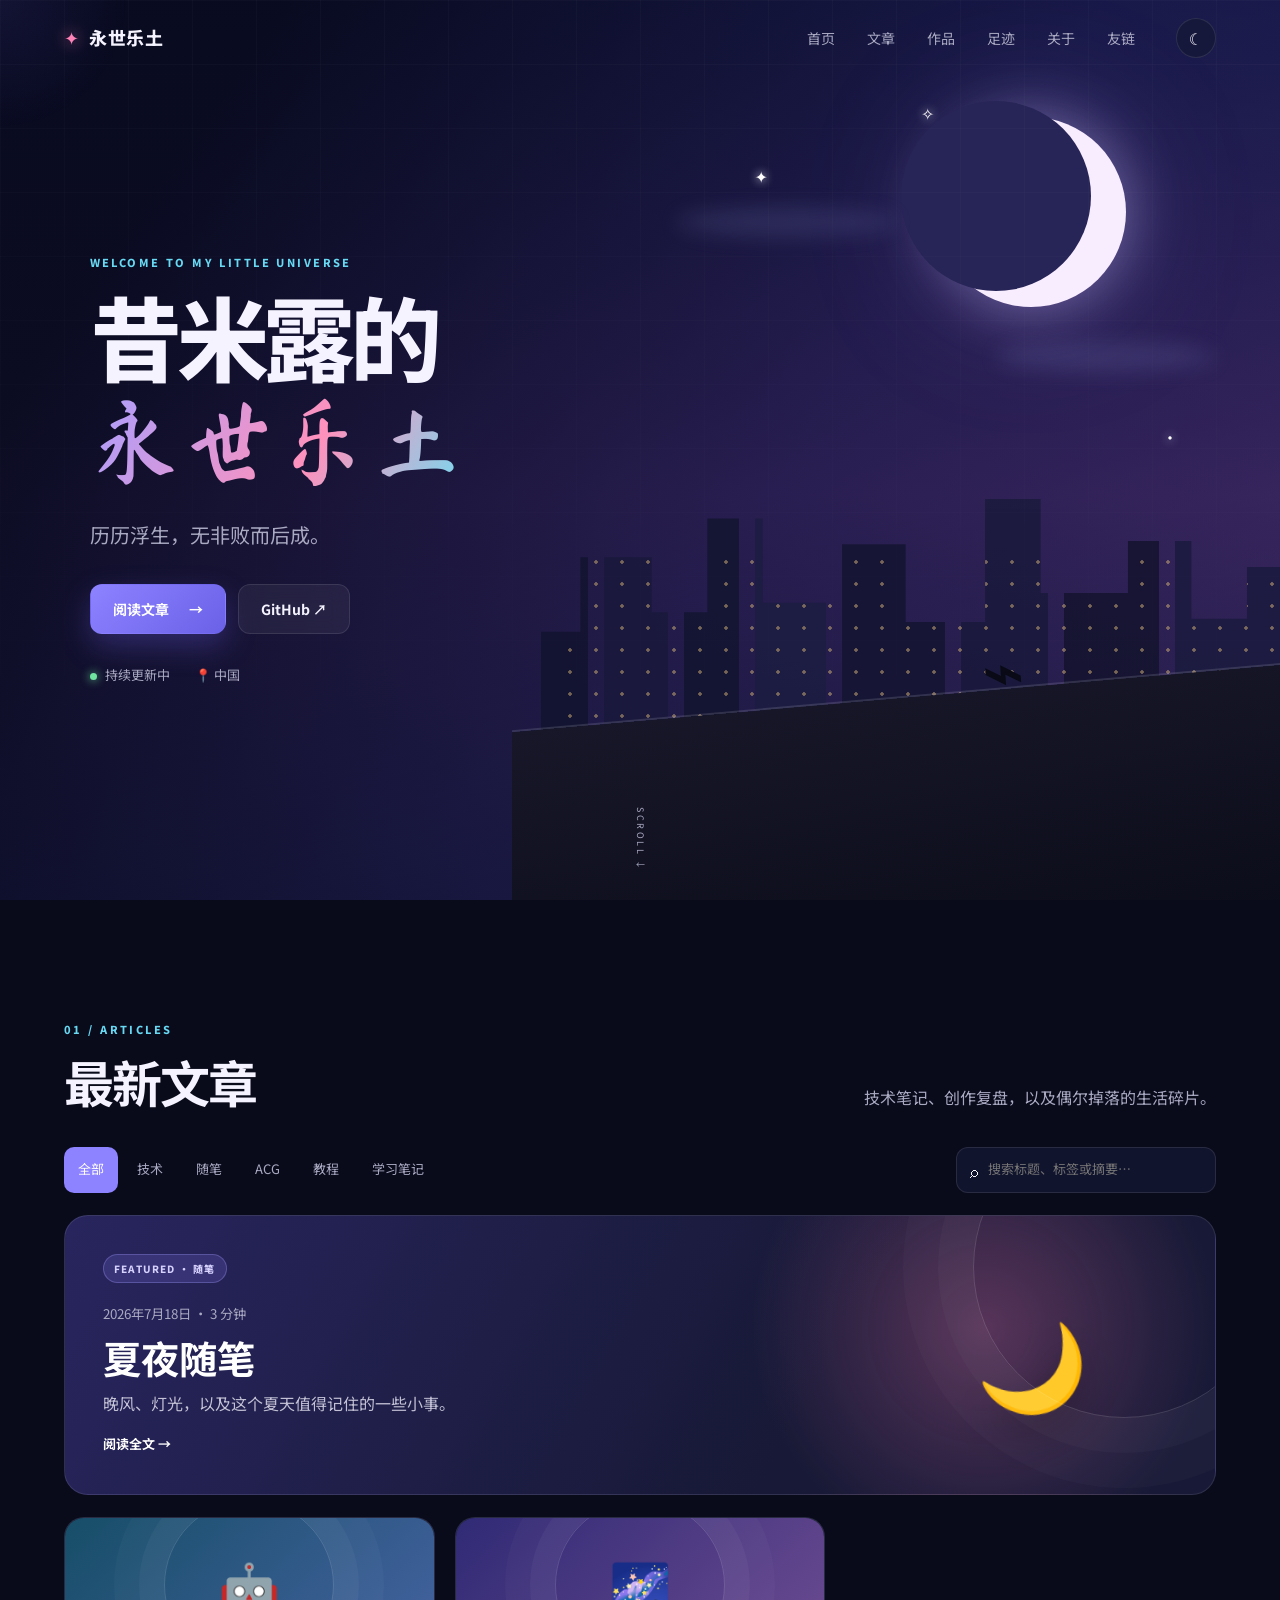
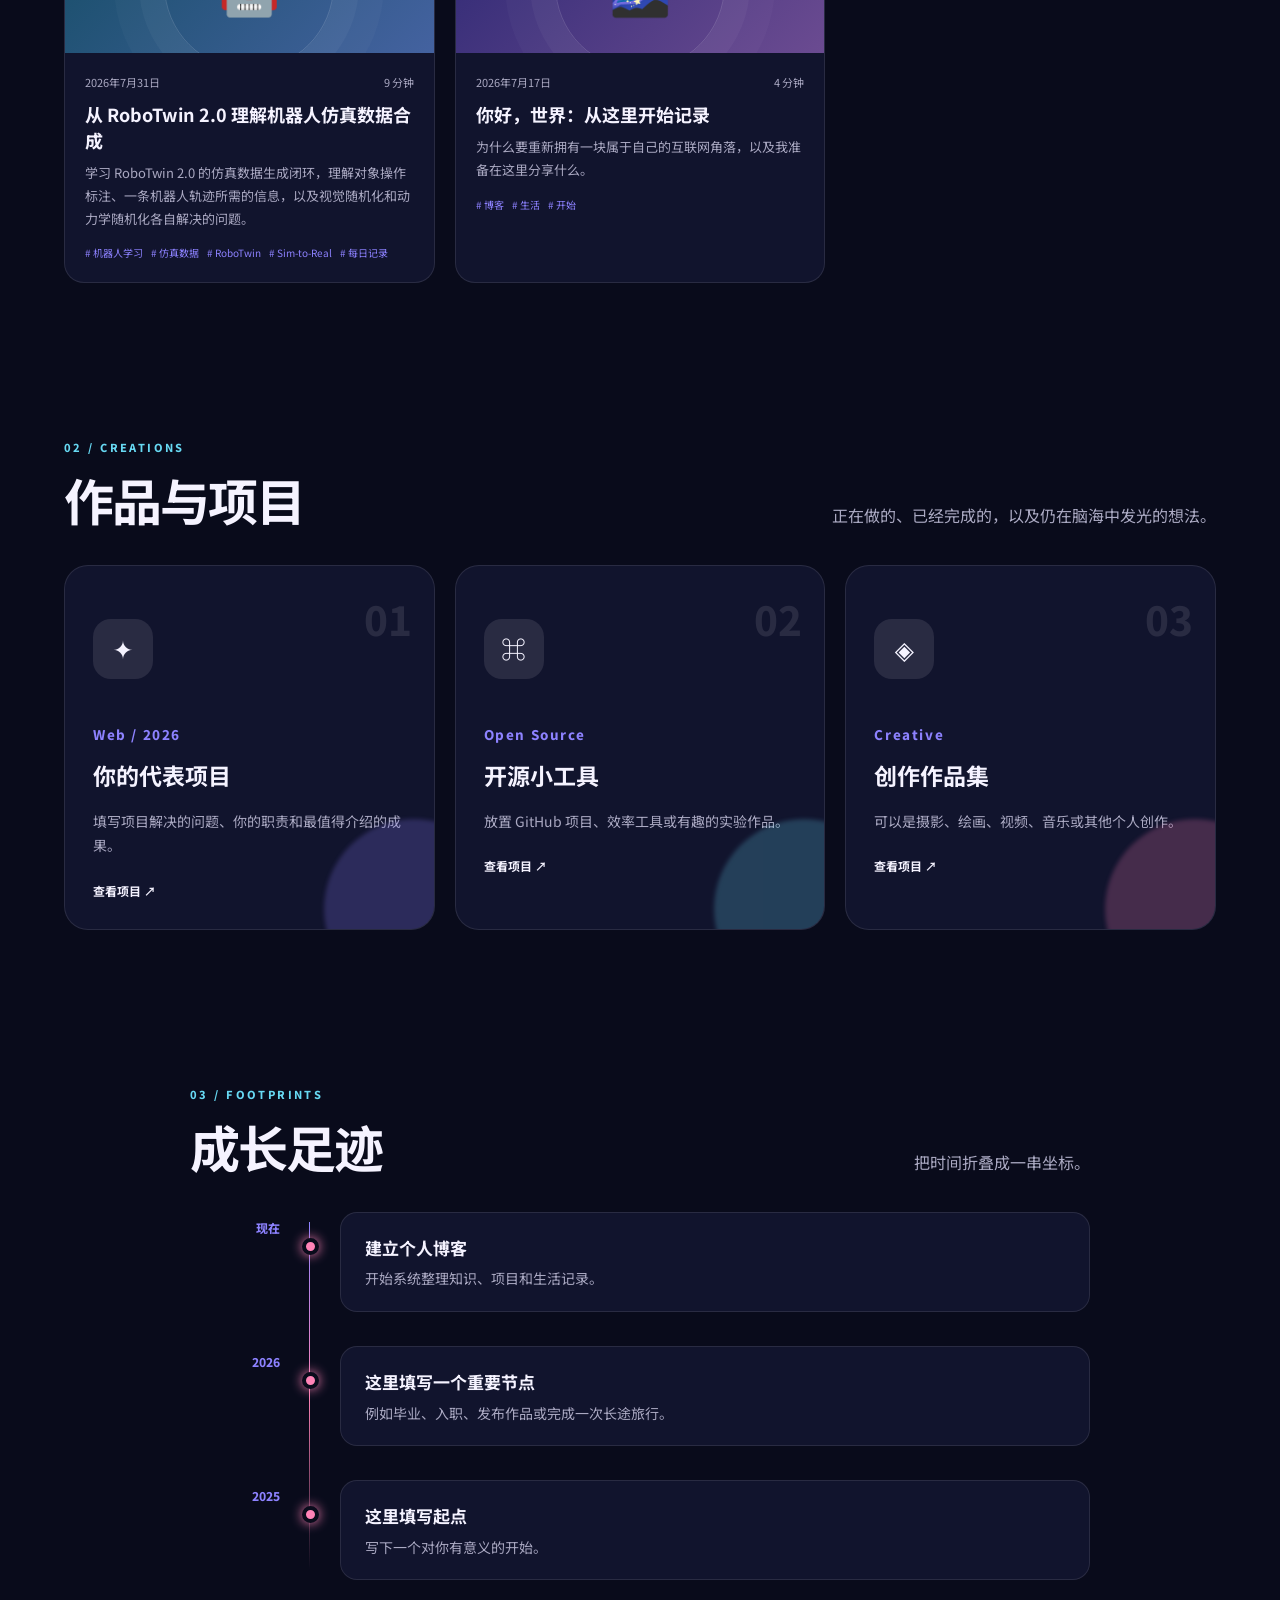
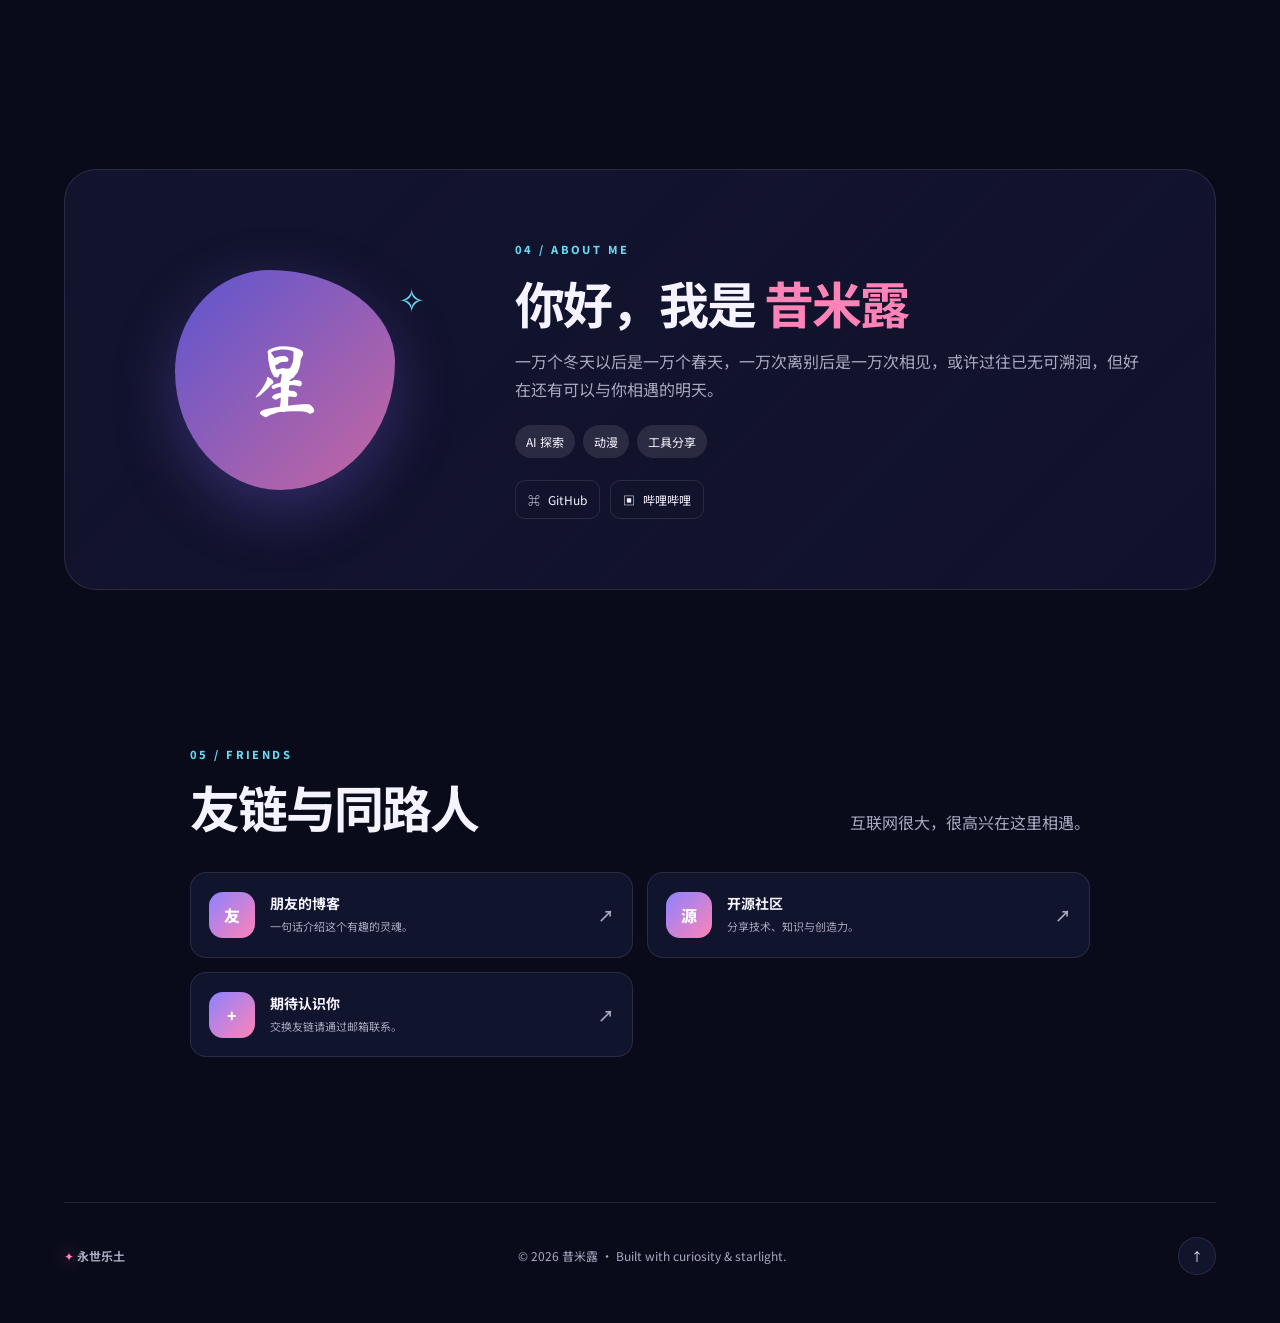
<file: index.html>
<!doctype html>
<html lang="zh-CN">
<head>
  <meta charset="UTF-8" />
  <meta name="viewport" content="width=device-width, initial-scale=1.0" />
  <meta name="description" content="一个记录技术、创作与生活的二次元风格个人博客。" />
  <meta name="theme-color" content="#7772ff" />
  <title>永世乐土 · 昔米露</title>
  <link rel="preconnect" href="https://fonts.googleapis.com">
  <link rel="preconnect" href="https://fonts.gstatic.com" crossorigin>
  <link href="https://fonts.googleapis.com/css2?family=Ma+Shan+Zheng&family=Noto+Sans+SC:wght@400;500;600;700;800&display=swap" rel="stylesheet">
  <link rel="stylesheet" href="styles.css?v=e1bccfb6b51f" />
</head>
<body>
  <div class="cursor-glow" aria-hidden="true"></div>
  <header class="site-header">
    <a class="brand" href="#home" aria-label="返回首页">
      <span class="brand-mark">✦</span>
      <span data-site-name>永世乐土</span>
    </a>
    <button class="nav-toggle" aria-label="展开导航" aria-expanded="false">☰</button>
    <nav class="nav-links" aria-label="主要导航">
      <a href="#home">首页</a>
      <a href="#posts">文章</a>
      <a href="#projects">作品</a>
      <a href="#timeline">足迹</a>
      <a href="#about">关于</a>
      <a href="#friends">友链</a>
    </nav>
    <button class="icon-button theme-toggle" aria-label="切换明暗主题" title="切换主题">☾</button>
  </header>

  <main id="app">
    <section id="home" class="hero section-shell">
      <div class="sky-art" aria-hidden="true">
        <span class="moon"></span>
        <span class="cloud cloud-a"></span><span class="cloud cloud-b"></span>
        <span class="star s1">✦</span><span class="star s2">·</span><span class="star s3">✧</span>
        <span class="city"></span><span class="roof"></span><span class="cat">⌁</span>
        <div class="petals"></div>
      </div>
      <div class="hero-content reveal">
        <p class="eyebrow" data-hero-eyebrow>WELCOME TO MY LITTLE UNIVERSE</p>
        <h1><span data-owner>昔米露</span>的<br><em data-site-name>永世乐土</em></h1>
        <p class="hero-description" data-description>在代码与晚风之间，收藏灵感、技术和生活里的闪光碎片。</p>
        <div class="hero-actions">
          <a class="button primary" href="#posts">阅读文章 <span>→</span></a>
          <a class="button ghost" data-github-link href="https://github.com/yourname" target="_blank" rel="noreferrer">GitHub ↗</a>
        </div>
        <div class="hero-meta">
          <span><i class="status-dot"></i> <span data-status>持续更新中</span></span>
          <span>📍 <span data-location>中国</span></span>
        </div>
      </div>
      <div class="scroll-hint">SCROLL <span>↓</span></div>
    </section>

    <section id="posts" class="section-shell content-section">
      <div class="section-heading reveal">
        <div><p class="section-kicker">01 / ARTICLES</p><h2>最新文章</h2></div>
        <p>技术笔记、创作复盘，以及偶尔掉落的生活碎片。</p>
      </div>
      <div class="post-toolbar reveal">
        <div class="filter-tabs" id="post-filters"></div>
        <label class="search-box"><span>⌕</span><input id="post-search" type="search" placeholder="搜索标题、标签或摘要…" /></label>
      </div>
      <div class="featured-post reveal" id="featured-post"></div>
      <div class="post-grid" id="post-grid"></div>
      <p class="empty-state" id="empty-posts" hidden>没有找到匹配的文章，换个关键词试试吧。</p>
    </section>

    <section id="projects" class="section-shell content-section">
      <div class="section-heading reveal">
        <div><p class="section-kicker">02 / CREATIONS</p><h2>作品与项目</h2></div>
        <p>正在做的、已经完成的，以及仍在脑海中发光的想法。</p>
      </div>
      <div class="project-grid" id="project-grid"></div>
    </section>

    <section id="timeline" class="section-shell content-section narrow-section">
      <div class="section-heading reveal">
        <div><p class="section-kicker">03 / FOOTPRINTS</p><h2>成长足迹</h2></div>
        <p>把时间折叠成一串坐标。</p>
      </div>
      <div class="timeline" id="timeline-list"></div>
    </section>

    <section id="about" class="section-shell content-section">
      <div class="about-card reveal">
        <div class="avatar-wrap"><div class="avatar" data-avatar>✦</div><span class="orbit">✧</span></div>
        <div class="about-copy">
          <p class="section-kicker">04 / ABOUT ME</p>
          <h2>你好，我是 <span data-owner>你的名字</span></h2>
          <p data-about>这里填写一段 80～150 字的自我介绍：你是谁、在做什么、喜欢什么，以及建立这个博客的原因。</p>
          <div class="skill-list" id="skill-list"></div>
          <div class="social-links" id="social-links"></div>
        </div>
      </div>
    </section>

    <section id="friends" class="section-shell content-section narrow-section">
      <div class="section-heading reveal">
        <div><p class="section-kicker">05 / FRIENDS</p><h2>友链与同路人</h2></div>
        <p>互联网很大，很高兴在这里相遇。</p>
      </div>
      <div class="friend-grid" id="friend-grid"></div>
    </section>
  </main>

  <footer>
    <div><span class="brand-mark">✦</span> <strong data-site-name>永世乐土</strong></div>
    <p>© <span id="year"></span> <span data-owner>你的名字</span> · Built with curiosity & starlight.</p>
    <button class="back-top" aria-label="返回顶部">↑</button>
  </footer>

  <dialog id="post-dialog" class="post-dialog">
    <button class="dialog-close" aria-label="关闭文章">×</button>
    <article id="post-content"></article>
  </dialog>
  <script src="content/site.js?v=e1bccfb6b51f"></script>
  <script src="generated/posts.js?v=e1bccfb6b51f"></script>
  <script src="app.js?v=e1bccfb6b51f"></script>
</body>
</html>
</file>
<file: styles.css>
:root{--bg:#090b1b;--bg2:#10132a;--surface:rgba(22,24,53,.72);--surface-solid:#171936;--text:#f5f3ff;--muted:#aaa9c2;--line:rgba(255,255,255,.1);--purple:#8d82ff;--pink:#ff83b7;--cyan:#67d9f3;--shadow:0 24px 80px rgba(0,0,0,.3);--radius:24px;color-scheme:dark;scroll-behavior:smooth}
:root[data-theme=light]{--bg:#f8f7ff;--bg2:#f0effb;--surface:rgba(255,255,255,.76);--surface-solid:#fff;--text:#25233b;--muted:#706e86;--line:rgba(50,45,90,.11);--shadow:0 24px 70px rgba(72,62,140,.14);color-scheme:light}
*{box-sizing:border-box}body{margin:0;background:var(--bg);color:var(--text);font-family:"Noto Sans SC",system-ui,sans-serif;line-height:1.75;overflow-x:hidden}body:before{content:"";position:fixed;inset:0;pointer-events:none;background:radial-gradient(circle at 15% 20%,rgba(113,93,255,.12),transparent 28%),radial-gradient(circle at 85% 80%,rgba(255,105,174,.08),transparent 25%);z-index:-1}a{color:inherit;text-decoration:none}button,input{font:inherit}.cursor-glow{position:fixed;width:280px;height:280px;background:radial-gradient(circle,rgba(125,105,255,.09),transparent 65%);transform:translate(-50%,-50%);pointer-events:none;z-index:99}
.site-header{position:fixed;z-index:100;top:0;left:0;right:0;height:76px;padding:0 max(5vw,24px);display:flex;align-items:center;gap:28px;transition:.3s}.site-header.scrolled{height:64px;background:rgba(9,11,27,.78);backdrop-filter:blur(18px);border-bottom:1px solid var(--line)}[data-theme=light] .site-header.scrolled{background:rgba(248,247,255,.8)}.brand{display:flex;align-items:center;gap:9px;font-weight:800;font-size:18px;letter-spacing:.04em}.brand-mark{color:var(--pink);filter:drop-shadow(0 0 8px var(--pink))}.nav-links{display:flex;gap:6px;margin-left:auto}.nav-links a{padding:8px 13px;color:var(--muted);font-size:14px;border-radius:10px;transition:.25s}.nav-links a:hover{color:var(--text);background:var(--line)}.icon-button,.nav-toggle{border:1px solid var(--line);color:var(--text);background:var(--surface);width:40px;height:40px;border-radius:50%;cursor:pointer}.nav-toggle{display:none}
.section-shell{width:min(1180px,90vw);margin:auto}.hero{width:100%;max-width:none;min-height:100vh;position:relative;display:flex;align-items:center;padding:130px max(7vw,32px) 90px;overflow:hidden;background:linear-gradient(125deg,rgba(8,10,30,.95) 15%,rgba(25,24,70,.72) 58%,rgba(38,33,91,.42)),linear-gradient(180deg,#171c51 0%,#502d6b 55%,#13152d 100%)}[data-theme=light] .hero{background:linear-gradient(125deg,rgba(247,245,255,.96) 10%,rgba(225,220,255,.8) 55%,rgba(255,219,236,.65)),linear-gradient(180deg,#aebcf1,#efb9db)}.hero:after{content:"";position:absolute;inset:0;background-image:linear-gradient(rgba(255,255,255,.025) 1px,transparent 1px),linear-gradient(90deg,rgba(255,255,255,.025) 1px,transparent 1px);background-size:64px 64px;mask-image:linear-gradient(to bottom,black,transparent)}.hero-content{position:relative;z-index:4;width:min(660px,100%)}.eyebrow,.section-kicker{font-size:11px;font-weight:800;letter-spacing:.22em;color:var(--cyan);margin:0 0 14px}.hero h1{font-size:clamp(48px,7.2vw,96px);line-height:1.08;margin:0;font-weight:800;letter-spacing:-.055em}.hero h1 em{font-family:"Ma Shan Zheng",cursive;font-weight:400;font-style:normal;background:linear-gradient(120deg,#a99fff,#ff91bc 60%,#77d9ef);-webkit-background-clip:text;color:transparent;letter-spacing:.02em}.hero-description{font-size:clamp(16px,2vw,20px);color:var(--muted);max-width:560px;margin:26px 0 32px}.hero-actions{display:flex;gap:12px;flex-wrap:wrap}.button{display:inline-flex;align-items:center;gap:20px;padding:12px 22px;border-radius:12px;font-weight:700;font-size:14px;border:1px solid var(--line);transition:.25s}.button:hover{transform:translateY(-3px)}.button.primary{background:linear-gradient(135deg,var(--purple),#6a61e8);border-color:transparent;box-shadow:0 12px 30px rgba(112,96,235,.3);color:#fff}.button.ghost{background:rgba(255,255,255,.06);backdrop-filter:blur(10px)}.hero-meta{display:flex;gap:25px;margin-top:30px;color:var(--muted);font-size:13px}.status-dot{display:inline-block;width:7px;height:7px;background:#70e5a0;border-radius:50%;box-shadow:0 0 10px #70e5a0;margin-right:5px}.scroll-hint{position:absolute;z-index:4;bottom:28px;left:50%;transform:translateX(-50%);font-size:9px;letter-spacing:.28em;color:var(--muted);writing-mode:vertical-rl}.scroll-hint span{animation:bob 1.5s infinite}.sky-art{position:absolute;inset:0;overflow:hidden}.moon{position:absolute;width:190px;height:190px;border-radius:50%;right:12%;top:13%;background:#f8edff;box-shadow:0 0 60px rgba(206,194,255,.45),0 0 140px rgba(175,143,255,.22)}.moon:after{content:"";position:absolute;width:190px;height:190px;border-radius:50%;left:-35px;top:-16px;background:#272457}[data-theme=light] .moon:after{background:#c4c7ed}.cloud{position:absolute;width:220px;height:30px;border-radius:50%;background:rgba(175,178,255,.12);filter:blur(10px)}.cloud-a{right:5%;top:38%}.cloud-b{right:30%;top:23%}.star{position:absolute;color:#fff;text-shadow:0 0 10px #fff}.s1{right:40%;top:18%}.s2{right:8%;top:47%}.s3{right:27%;top:11%}.city{position:absolute;right:-3%;bottom:10%;width:62%;height:36%;opacity:.75;background:linear-gradient(90deg,transparent 2%,#11132c 2% 8%,transparent 8% 10%,#18193a 10% 18%,transparent 18% 20%,#11132c 20% 27%,transparent 27% 29%,#1b1c40 29% 38%,transparent 38% 40%,#12132e 40% 53%,transparent 53% 55%,#171938 55% 66%,transparent 66% 68%,#101229 68% 80%,transparent 80% 82%,#181a3b 82% 96%);clip-path:polygon(0 45%,7% 45%,7% 22%,16% 22%,16% 39%,23% 39%,23% 10%,30% 10%,30% 36%,39% 36%,39% 18%,48% 18%,48% 42%,58% 42%,58% 4%,65% 4%,65% 33%,76% 33%,76% 17%,84% 17%,84% 41%,91% 41%,91% 25%,100% 25%,100% 100%,0 100%)}.city:after{content:"";position:absolute;inset:20% 4% 8%;background-image:radial-gradient(circle,#ffd881 1.5px,transparent 2px);background-size:26px 22px;opacity:.55}.roof{position:absolute;right:-10%;bottom:-12%;width:70%;height:35%;background:linear-gradient(175deg,#171729,#090a16);transform:skewY(-5deg);box-shadow:0 -2px 0 rgba(255,255,255,.12)}.cat{position:absolute;z-index:2;right:20%;bottom:19%;font-size:72px;color:#090a16;transform:rotate(-4deg)}.petals i{position:absolute;top:-15px;left:var(--x);width:var(--size);height:calc(var(--size)*.65);border-radius:80% 15% 80% 15%;background:#ff9fc4;opacity:.75;animation:fall var(--d) var(--delay) linear infinite}
.content-section{padding-top:120px;padding-bottom:35px}.section-heading{display:flex;align-items:end;justify-content:space-between;gap:30px;margin-bottom:36px}.section-heading h2,.about-copy h2{font-size:clamp(32px,4vw,50px);line-height:1.15;margin:0;letter-spacing:-.04em}.section-heading>p{color:var(--muted);max-width:400px;margin:0}.post-toolbar{display:flex;justify-content:space-between;gap:20px;margin-bottom:22px}.filter-tabs{display:flex;gap:5px;flex-wrap:wrap}.filter-button{border:0;border-radius:10px;padding:8px 14px;background:transparent;color:var(--muted);cursor:pointer;font-size:13px}.filter-button.active{color:#fff;background:var(--purple)}.search-box{display:flex;align-items:center;gap:8px;border:1px solid var(--line);border-radius:12px;padding:8px 13px;background:var(--surface);min-width:260px}.search-box input{border:0;outline:0;background:transparent;color:var(--text);width:100%;font-size:13px}.featured-post{margin-bottom:22px}.featured-link{position:relative;width:100%;min-height:280px;text-align:left;border:1px solid var(--line);border-radius:var(--radius);padding:38px;overflow:hidden;color:#fff;cursor:pointer;background:radial-gradient(circle at 80% 40%,rgba(255,122,180,.28),transparent 25%),linear-gradient(120deg,#28255e,#171936 65%);display:flex;flex-direction:column;align-items:flex-start;justify-content:space-between}.featured-link:after{content:"";position:absolute;width:300px;height:300px;border:1px solid rgba(255,255,255,.15);border-radius:50%;right:-60px;top:-100px;box-shadow:0 0 0 35px rgba(255,255,255,.025),0 0 0 70px rgba(255,255,255,.018)}.featured-label{display:inline-block;color:#d7d2ff;background:rgba(141,130,255,.18);border:1px solid rgba(170,160,255,.3);border-radius:99px;padding:5px 10px;font-size:10px;font-weight:800;letter-spacing:.12em}.featured-emoji{position:absolute;right:11%;top:24%;font-size:88px;filter:drop-shadow(0 18px 20px rgba(0,0,0,.3));transform:rotate(6deg)}.featured-copy{display:flex;flex-direction:column;max-width:650px;z-index:1}.featured-copy small{color:#aaa9c2}.featured-copy strong{font-size:clamp(25px,3vw,40px);line-height:1.25;margin:8px 0}.featured-copy em{font-style:normal;color:#c3c1d5}.featured-copy b{font-size:13px;margin-top:16px}.post-grid{display:grid;grid-template-columns:repeat(3,1fr);gap:20px}.post-card{position:relative;background:var(--surface);border:1px solid var(--line);border-radius:20px;overflow:hidden;transition:.3s}.post-card:hover{transform:translateY(-6px);box-shadow:var(--shadow);border-color:rgba(141,130,255,.3)}.card-link{position:absolute;inset:0;z-index:3;border:0;background:transparent;cursor:pointer}.post-visual{height:135px;display:grid;place-items:center;position:relative;overflow:hidden}.post-visual.violet{background:linear-gradient(135deg,#302a75,#6b4b91)}.post-visual.cyan{background:linear-gradient(135deg,#174e68,#4462a0)}.post-visual.pink{background:linear-gradient(135deg,#713454,#a95080)}.post-visual.amber{background:linear-gradient(135deg,#735134,#a76a55)}.post-visual span{font-size:50px;z-index:1}.post-visual i{position:absolute;width:170px;height:170px;border:1px solid rgba(255,255,255,.15);border-radius:50%;box-shadow:0 0 0 25px rgba(255,255,255,.035),0 0 0 50px rgba(255,255,255,.025)}.post-card-body{padding:20px}.post-meta{display:flex;justify-content:space-between;color:var(--muted);font-size:11px}.post-card h3{font-size:18px;line-height:1.45;margin:9px 0}.post-card p{color:var(--muted);font-size:13px;margin:0 0 14px}.tag-row{display:flex;gap:8px;flex-wrap:wrap}.tag-row span{font-size:10px;color:var(--purple)}.empty-state{text-align:center;color:var(--muted);padding:50px}
.project-grid{display:grid;grid-template-columns:repeat(3,1fr);gap:20px}.project-card{position:relative;min-height:330px;border:1px solid var(--line);border-radius:var(--radius);padding:28px;background:var(--surface);overflow:hidden;transition:.3s}.project-card:hover{transform:translateY(-6px);box-shadow:var(--shadow)}.project-card:after{content:"";position:absolute;width:180px;height:180px;border-radius:50%;right:-70px;bottom:-70px;filter:blur(2px);opacity:.22}.project-card.purple:after{background:var(--purple)}.project-card.blue:after{background:var(--cyan)}.project-card.pink:after{background:var(--pink)}.project-number{position:absolute;right:22px;top:18px;color:var(--line);font-size:40px;font-weight:800}.project-icon{margin:25px 0 40px;width:60px;height:60px;border-radius:18px;display:grid;place-items:center;background:var(--line);font-size:25px}.project-card small{color:var(--purple);font-weight:800;letter-spacing:.12em}.project-card h3{font-size:23px;margin:8px 0}.project-card p{color:var(--muted);font-size:14px}.project-card b{display:block;margin-top:22px;font-size:12px}.narrow-section{width:min(900px,90vw)}.timeline{position:relative}.timeline:before{content:"";position:absolute;left:119px;top:10px;bottom:10px;width:1px;background:linear-gradient(var(--purple),var(--pink),transparent)}.timeline-item{display:grid;grid-template-columns:90px 1fr;gap:60px;margin-bottom:34px}.timeline-item time{text-align:right;color:var(--purple);font-weight:800;font-size:12px;padding-top:5px}.timeline-item div{position:relative;border:1px solid var(--line);background:var(--surface);border-radius:17px;padding:20px 24px}.timeline-item div:before{content:"";position:absolute;width:9px;height:9px;background:var(--pink);border:4px solid var(--bg);border-radius:50%;left:-39px;top:25px;box-shadow:0 0 12px var(--pink)}.timeline-item h3{margin:0;font-size:17px}.timeline-item p{margin:4px 0 0;color:var(--muted);font-size:14px}
.about-card{display:grid;grid-template-columns:300px 1fr;gap:80px;align-items:center;padding:70px;background:linear-gradient(135deg,var(--surface),rgba(126,99,255,.08));border:1px solid var(--line);border-radius:32px;overflow:hidden}.avatar-wrap{position:relative;display:grid;place-items:center}.avatar{width:220px;height:220px;border-radius:43% 57% 52% 48%/46% 42% 58% 54%;display:grid;place-items:center;background:linear-gradient(135deg,#5c55cf,#c867a0);font-family:"Ma Shan Zheng";font-size:80px;color:#fff;box-shadow:0 20px 60px rgba(112,90,215,.35);animation:morph 8s ease-in-out infinite}.orbit{position:absolute;font-size:32px;color:var(--cyan);right:10px;top:0;animation:spin 6s linear infinite}.about-copy>p:not(.section-kicker){color:var(--muted);font-size:16px}.about-copy h2 span{color:var(--pink)}.skill-list{display:flex;gap:8px;flex-wrap:wrap;margin:22px 0}.skill-list span{padding:6px 11px;border-radius:99px;background:var(--line);font-size:12px}.social-links{display:flex;gap:10px;flex-wrap:wrap}.social-links a{display:flex;align-items:center;gap:8px;border:1px solid var(--line);padding:8px 12px;border-radius:10px;font-size:12px}.social-links a:hover{border-color:var(--purple)}.friend-grid{display:grid;grid-template-columns:repeat(2,1fr);gap:14px}.friend-card{display:flex;align-items:center;gap:15px;padding:18px;border:1px solid var(--line);border-radius:16px;background:var(--surface);transition:.25s}.friend-card:hover{border-color:var(--purple);transform:translateY(-3px)}.friend-card>span{width:46px;height:46px;border-radius:14px;display:grid;place-items:center;background:linear-gradient(135deg,var(--purple),var(--pink));color:#fff;font-weight:800}.friend-card div{flex:1}.friend-card h3{font-size:14px;margin:0}.friend-card p{font-size:11px;color:var(--muted);margin:2px 0}.friend-card>b{color:var(--muted)}
footer{width:min(1180px,90vw);margin:110px auto 0;border-top:1px solid var(--line);padding:30px 0 45px;display:flex;align-items:center;justify-content:space-between;color:var(--muted);font-size:12px}.back-top{border:1px solid var(--line);background:var(--surface);color:var(--text);width:38px;height:38px;border-radius:50%;cursor:pointer}.post-dialog{width:min(820px,92vw);max-height:90vh;border:1px solid var(--line);border-radius:24px;background:var(--surface-solid);color:var(--text);padding:0;box-shadow:var(--shadow)}.post-dialog::backdrop{background:rgba(3,4,12,.78);backdrop-filter:blur(8px)}.dialog-close{position:sticky;float:right;z-index:2;top:18px;margin:18px 18px 0 0;width:38px;height:38px;border-radius:50%;border:1px solid var(--line);background:var(--surface-solid);color:var(--text);cursor:pointer}.post-dialog article{padding:50px clamp(25px,7vw,80px) 70px}.post-dialog header{border-bottom:1px solid var(--line);padding-bottom:30px;margin-bottom:35px}.post-dialog header h1{font-size:clamp(30px,5vw,48px);line-height:1.3;margin:16px 0 8px}.post-dialog header>p{color:var(--muted)}.article-body{font-size:16px}.article-body h2{font-size:25px;margin-top:38px}.article-body p,.article-body li{color:var(--muted)}.article-body code{color:var(--pink);background:var(--line);padding:2px 6px;border-radius:5px}.article-body blockquote{margin:25px 0;padding:14px 18px;border-left:3px solid var(--purple);background:var(--line);color:var(--muted)}.modal-open{overflow:hidden}.reveal{opacity:0;transform:translateY(24px);transition:opacity .7s,transform .7s}.reveal.visible{opacity:1;transform:none}
@keyframes fall{to{transform:translate(120px,105vh) rotate(480deg)}}@keyframes bob{50%{transform:translateY(7px)}}@keyframes spin{to{transform:rotate(360deg)}}@keyframes morph{0%,100%{border-radius:43% 57% 52% 48%/46% 42% 58% 54%}50%{border-radius:57% 43% 42% 58%/56% 58% 42% 44%}}
@media(max-width:850px){.site-header{padding:0 20px}.nav-toggle{display:block;margin-left:auto}.nav-links{position:absolute;top:64px;left:20px;right:20px;margin:0;padding:10px;display:none;flex-direction:column;background:var(--surface-solid);border:1px solid var(--line);border-radius:16px;box-shadow:var(--shadow)}.nav-links.open{display:flex}.hero{padding-inline:6vw}.moon{width:135px;height:135px;right:2%;top:14%}.moon:after{width:135px;height:135px}.city{width:90%;opacity:.45}.post-grid,.project-grid{grid-template-columns:1fr 1fr}.about-card{grid-template-columns:1fr;text-align:center;padding:45px 25px;gap:40px}.skill-list,.social-links{justify-content:center}.section-heading{align-items:start;flex-direction:column}.section-heading>p{margin-top:-15px}.post-toolbar{align-items:stretch;flex-direction:column}.search-box{min-width:0}.featured-emoji{opacity:.35}.friend-grid{grid-template-columns:1fr}}
@media(max-width:560px){.hero h1{font-size:51px}.hero-meta{flex-direction:column;gap:6px}.content-section{padding-top:90px}.post-grid,.project-grid{grid-template-columns:1fr}.featured-link{padding:25px;min-height:320px}.featured-emoji{font-size:70px;right:8%}.timeline:before{left:8px}.timeline-item{grid-template-columns:1fr;gap:8px;padding-left:35px}.timeline-item time{text-align:left}.timeline-item div:before{left:-35px}.avatar{width:180px;height:180px}.about-card{border-radius:24px}footer{align-items:flex-start;flex-direction:column;gap:10px}.back-top{position:absolute;right:5vw}.cursor-glow{display:none}}
@media(prefers-reduced-motion:reduce){*{scroll-behavior:auto!important;animation-duration:.01ms!important;transition-duration:.01ms!important}}

/* Markdown articles: images, links and fenced code blocks */
.article-body pre{overflow:auto;margin:25px 0;padding:18px;border:1px solid var(--line);border-radius:14px;background:#080a18}
.article-body pre code{padding:0;background:transparent;color:#d9d7eb;white-space:pre}
.article-body img{display:block;max-width:100%;height:auto;margin:26px auto;border-radius:16px;box-shadow:var(--shadow)}
.article-body a{color:var(--cyan);text-decoration:underline;text-underline-offset:3px}
.article-body hr{border:0;border-top:1px solid var(--line);margin:34px 0}
</file>
